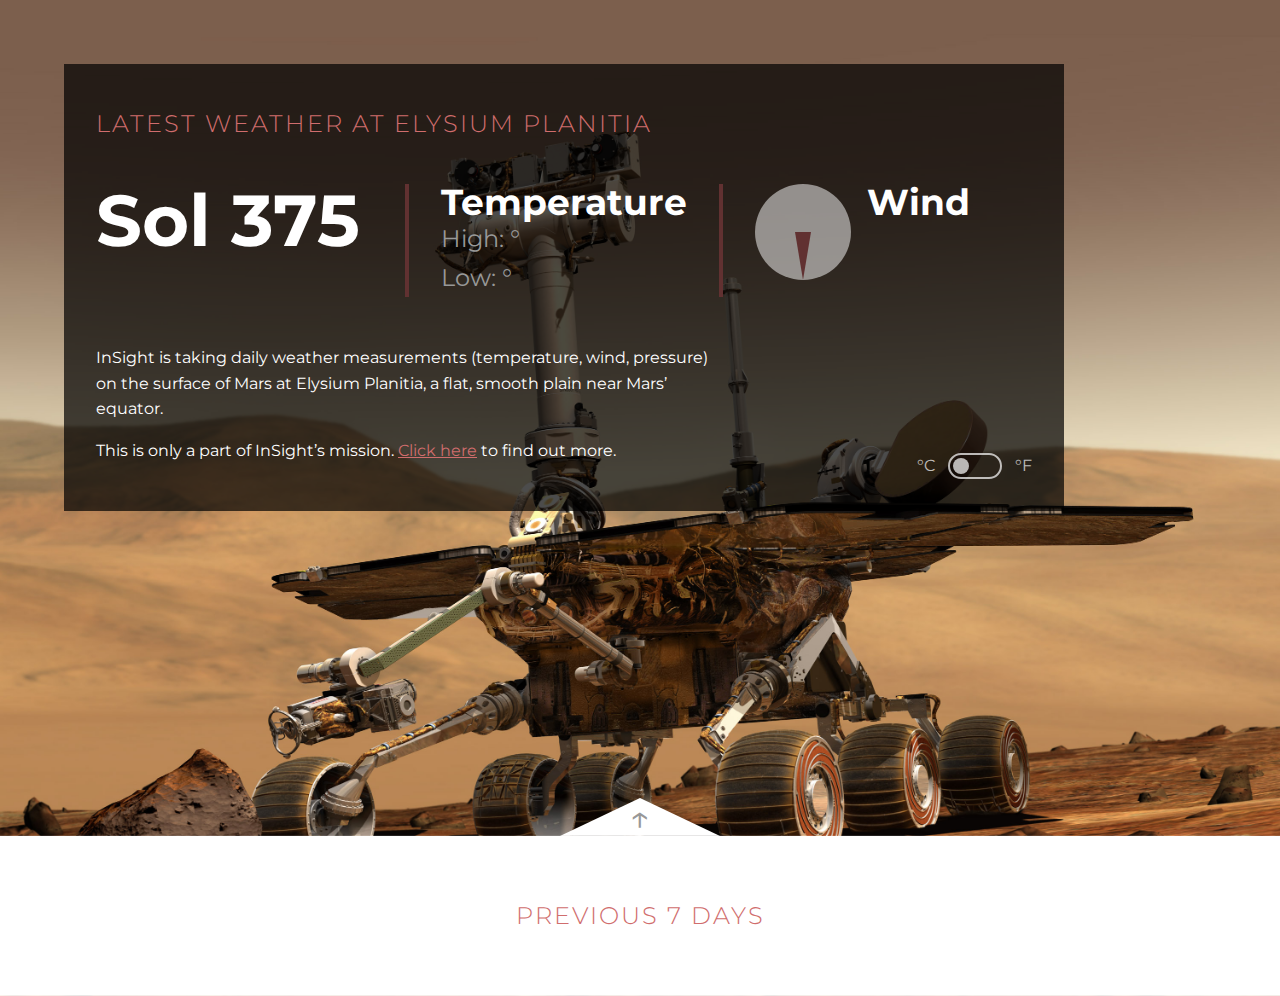
<file: mars_weather/index.html>
<!DOCTYPE html>
<html lang="en">
<head>
  
  <!--  Meta  -->
  <meta charset="UTF-8" />
  <title>Mars weather</title>
  <meta name="viewport" content="width=device-width, initial-scale=1">

  <!-- Google fonts   -->
  <link href="https://fonts.googleapis.com/css?family=Montserrat:300,400,500,700&display=swap" rel="stylesheet">

  <!--  Styles  -->
  <link rel="stylesheet" href="mars_weather.css">

  <!-- Scripts -->
  <script src="mars_weather.js" defer></script>
</head>
<body>
   
   <main class="mars-current-weather">
     <h1 class="main-title">Latest weather at Elysium Planitia</h1>

     <div class="date">
       <h2 class="section-title section-title--date">
         Sol 
         <span data-current-sol>375</span>
        </h2>
       <p class="date__day" data-current-date></p>
     </div>

     <div class="temp">
       <h2 class="section-title">Temperature</h2>
       <p class="reading">
         High:
         <span data-current-temp-high></span>
         °<span data-temp-unit></span>
        </p>
       <p class="reading">
         Low:
         <span data-current-temp-low></span>
         °<span data-temp-unit></span>
        </p>
     </div>

     <div class="wind">
       <h2 class="section-title">Wind</h2>
       <p class="reading">
         <span data-wind-speed></span>
         <span data-speed-unit></span>
        </p>

       <div class="wind__direction">
         <p class="sr-only" data-wind-direction-text></p>

         <!-- update --direction custom prop
              to change arrow direction -->
         <div class="wind__arrow" data-wind-direction-arrow></div>
       </div>
     </div> 

     <div class="info">
      <p>InSight is taking daily weather measurements (temperature, wind, pressure) on the surface of Mars at Elysium Planitia, a flat, smooth plain near Mars’ equator.</p>
      <p>This is only a part of InSight’s mission. <a href="https://mars.nasa.gov/insight/mission/overview/">Click here</a> to find out more.</p>
     </div>

     <div class="unit">
       <label for="cel">°C</label>
       <input type="radio" id="cel" name="unit" checked>
       <!-- when unit__toggle is clicked
            checkbox needs to change -->
       <button class="unit__toggle" data-unit-toggle></button>
       <label for="fah">°F</label>
       <input type="radio" id="fah" name="unit">
     </div> 

   </main>

   <div class="previous-weather">
     <!-- When clicked, toggle '.show-weather'
     to .previous-weather div -->
     <button for="weather-toggle" class="show-previous-weather"><span>&#8593;</span> <span class="sr-only">Show previous weather</span></button>

     <h2 class="main-title previous-weather__title">Previous 7 days</h2> 

     <div class="previous-days" data-previous-sols></div>
   </div>

   <template data-previous-sol-template>
      <div class="previous-day">
        <h3 class="previous-day__sol">
          Sol
          <span data-sol></span>
        </h3>
        <p class="previous-day__date" data-date></p>
        <p class="previous-day__temp">
          High:
          <span data-temp-high></span>
          °<span data-temp-unit></span>
        </p>
        <p class="previous-day__temp">
          Low:
          <span data-temp-low></span>
          °<span data-temp-unit></span>
        </p>
        <button class="previous-day__more-info" data-select-button>more info</button>
      </div>
   </template>
    

  
</body>
</html>
</file>
<file: mars_weather/mars_weather.css>
*,
*::before,
*::after {
  -webkit-box-sizing: border-box;
          box-sizing: border-box;
}

:root {
  --fw-light: 300;
  --fw-normal: 400;
  --fw-semi: 500;
  --fw-bold: 700;
  --fs-h1: 1.25rem;
  --fs-h2: 1.75rem;
  --fs-body: 1rem;
  --fs-xl: 4rem;
  --clr-light: #fff;
  --clr-gray: #989898;
  --clr-dark: #444;
  --clr-accent: #D06D6D;
  --clr-accent-dark: #613131;
}

.sr-only:not(:focus):not(:active) {
  clip: rect(0 0 0 0);
  -webkit-clip-path: inset(50%);
          clip-path: inset(50%);
  height: 1px;
  overflow: hidden;
  position: absolute;
  white-space: nowrap;
  width: 1px;
}

body {
  margin: 0;
  font-family: 'Montserrat', sans-serif;
  line-height: 1.6;
  background-image: url(../images/marsrover2.jpg);
  background-size: cover;
  color: var(--clr-light);
  min-height: 100vh;
}

h1, h2, h3 {
  line-height: 1;
}

a {
  color: var(--clr-accent);
}

a:hover {
  color: var(--clr-accent-dark);
}

.main-title {
  font-size: var(--fs-h1);
  font-weight: var(--fw-light);
  text-transform: uppercase;
  color: var(--clr-accent);
  letter-spacing: 2px;
  grid-column: 1 / -1;
}

.section-title {
  font-size: var(--fs-h2);
  font-weight: var(--fw-bold);
  margin: 0;
}

.section-title--date {
  font-size: var(--fs-xl);
}

.reading {
  font-size: var(--fs-h1);
  margin: 0;
  color: var(--clr-gray);
}

.mars-current-weather {
  background: rgba(0, 0, 0, 0.7);
  padding: 6em 2em 2em;
  max-width: 1000px;
  margin: 1em;
}

.date {
  -ms-grid-column: 1;
  -ms-grid-column-span: 1;
  grid-column: 1 / 2;
}

.date__day {
  font-size: var(--fs-h2);
  margin: 0;
  color: var(--clr-gray);
  font-weight: var(--fw-light);
}

.temp {
  --border: solid .25em var(--clr-accent-dark);
  padding: 2em 0;
}

.wind {
  display: -ms-grid;
  display: grid;
  -webkit-column-gap: 1em;
          column-gap: 1em;
  -ms-grid-columns: min-content 1fr;
      grid-template-columns: -webkit-min-content 1fr;
      grid-template-columns: min-content 1fr;
  -ms-grid-rows: min-content 1fr;
      grid-template-rows: -webkit-min-content 1fr;
      grid-template-rows: min-content 1fr;
  -ms-grid-row-align: start;
      align-self: start;
}

.wind .section-title,
.wind .reading {
  -ms-grid-column: 1;
  -ms-grid-column-span: 1;
  grid-column: 1 / 2;
}

.wind__direction {
  --size: 4rem;
  width: var(--size);
  height: var(--size);
  border-radius: 50%;
  background-color: rgba(255, 255, 255, 0.5);
  display: -ms-grid;
  display: grid;
  place-items: center;
  -ms-grid-column: 2;
  -ms-grid-column-span: 1;
  grid-column: 2 / 3;
  -ms-grid-row: 1;
  -ms-grid-row-span: 2;
  grid-row: 1 / span 2;
}

.wind__arrow {
  /* update Custom Props in JS
        to update the direction */
  --direction: 180deg;
  --size: .75rem;
  height: calc(var(--size) * 3);
  width: var(--size);
  background: var(--clr-accent-dark);
  -webkit-clip-path: polygon(50% 0, 0% 100%, 100% 100%);
          clip-path: polygon(50% 0, 0% 100%, 100% 100%);
  -webkit-transform: translateY(-50%) rotate(var(--direction));
          transform: translateY(-50%) rotate(var(--direction));
  -webkit-transform-origin: bottom center;
          transform-origin: bottom center;
  -webkit-transition: -webkit-transform 500ms ease;
  transition: -webkit-transform 500ms ease;
  transition: transform 500ms ease;
  transition: transform 500ms ease, -webkit-transform 500ms ease;
}

.unit {
  -ms-grid-column: 3;
  -ms-grid-column-span: 1;
  grid-column: 3 / 4;
  place-self: end;
  color: var(--clr-light);
  display: -webkit-box;
  display: -ms-flexbox;
  display: flex;
  opacity: .7;
  -webkit-transition: opacity 275ms linear;
  transition: opacity 275ms linear;
}

@media (max-width: 900px) {
  .unit {
    position: absolute;
    left: 3em;
    top: 3em;
  }
}

.unit:hover {
  opacity: 1;
}

.unit label {
  cursor: pointer;
}

.unit input {
  clip: rect(0 0 0 0);
  -webkit-clip-path: inset(50%);
          clip-path: inset(50%);
  height: 1px;
  overflow: hidden;
  position: absolute;
  white-space: nowrap;
  width: 1px;
}

.unit__toggle {
  cursor: pointer;
  width: 4em;
  border: 2px solid var(--clr-light);
  background: transparent;
  padding: 0;
  border-radius: 100vmax;
  margin: 0 1em;
}

.unit__toggle::after {
  content: '';
  display: block;
  background: var(--clr-light);
  border-radius: 50%;
  height: 1rem;
  margin: 3px;
  margin-left: auto;
  width: 1rem;
}

:checked ~ .unit__toggle::after {
  margin-left: 3px;
}

.previous-weather {
  background: var(--clr-light);
  color: var(--clr-dark);
  position: absolute;
  bottom: 0;
  width: 100%;
  -webkit-transform: translateY(60%);
          transform: translateY(60%);
  -webkit-transition: -webkit-transform 350ms ease;
  transition: -webkit-transform 350ms ease;
  transition: transform 350ms ease;
  transition: transform 350ms ease, -webkit-transform 350ms ease;
  padding: 3rem;
}

.show-previous-weather {
  position: absolute;
  background: var(--clr-light);
  left: 50%;
  width: 10rem;
  -webkit-transform: translate(-50%, calc(-100% - 3rem));
          transform: translate(-50%, calc(-100% - 3rem));
  text-align: center;
  font-size: var(--fs-h2);
  line-height: 1;
  -webkit-clip-path: polygon(50% 0, 0 100%, 100% 100%);
          clip-path: polygon(50% 0, 0 100%, 100% 100%);
  cursor: pointer;
  color: var(--clr-gray);
  border: 0;
  font-family: inherit;
}

.show-previous-weather:hover, .show-previous-weather:focus {
  color: var(--clr-dark);
}

.show-previous-weather span {
  display: block;
  -webkit-transform: rotate(0);
          transform: rotate(0);
  -webkit-transition: -webkit-transform 300ms ease;
  transition: -webkit-transform 300ms ease;
  transition: transform 300ms ease;
  transition: transform 300ms ease, -webkit-transform 300ms ease;
}

.previous-days {
  display: -webkit-box;
  display: -ms-flexbox;
  display: flex;
  -webkit-box-pack: justify;
      -ms-flex-pack: justify;
          justify-content: space-between;
}

.previous-weather__title {
  text-align: center;
}

.previous-day {
  opacity: 0;
}

.previous-day > * {
  margin: 0;
}

.previous-day__date {
  font-size: .9rem;
  color: var(--clr-gray);
}

.previous-day__more-info {
  cursor: pointer;
  border: 0;
  border-radius: 100vmax;
  background: var(--clr-dark);
  color: var(--clr-light);
  text-transform: uppercase;
  padding: .3em 1em;
  margin-top: 1em;
}

.previous-day__more-info:hover {
  background: var(--clr-gray);
}

.show-weather.previous-weather {
  -webkit-transform: translateY(0);
          transform: translateY(0);
}

.show-weather.previous-weather .show-previous-weather span {
  display: block;
  -webkit-transform: rotate(180deg) translateY(-6px);
          transform: rotate(180deg) translateY(-6px);
}

.show-weather.previous-weather .previous-weather__title,
.show-weather.previous-weather .previous-day {
  -webkit-animation: slideUpIn 750ms forwards;
          animation: slideUpIn 750ms forwards;
}

.show-weather.previous-weather .previous-weather__title {
  text-align: left;
}

.show-weather.previous-weather .previous-day:nth-child(1) {
  -webkit-animation-delay: 100ms;
          animation-delay: 100ms;
}

.show-weather.previous-weather .previous-day:nth-child(2) {
  -webkit-animation-delay: 125ms;
          animation-delay: 125ms;
}

.show-weather.previous-weather .previous-day:nth-child(3) {
  -webkit-animation-delay: 150ms;
          animation-delay: 150ms;
}

.show-weather.previous-weather .previous-day:nth-child(4) {
  -webkit-animation-delay: 175ms;
          animation-delay: 175ms;
}

.show-weather.previous-weather .previous-day:nth-child(5) {
  -webkit-animation-delay: 200ms;
          animation-delay: 200ms;
}

.show-weather.previous-weather .previous-day:nth-child(6) {
  -webkit-animation-delay: 225ms;
          animation-delay: 225ms;
}

.show-weather.previous-weather .previous-day:nth-child(7) {
  -webkit-animation-delay: 300ms;
          animation-delay: 300ms;
}

@-webkit-keyframes slideUpIn {
  0% {
    opacity: 0;
    -webkit-transform: translateY(50%);
            transform: translateY(50%);
  }
  100% {
    opacity: 1;
    -webkit-transform: translateY(0);
            transform: translateY(0);
  }
}

@keyframes slideUpIn {
  0% {
    opacity: 0;
    -webkit-transform: translateY(50%);
            transform: translateY(50%);
  }
  100% {
    opacity: 1;
    -webkit-transform: translateY(0);
            transform: translateY(0);
  }
}

@media (min-width: 600px) {
  .mars-current-weather {
    display: -ms-grid;
    display: grid;
    row-gap: 2em;
    -ms-grid-columns: (1fr)[2];
        grid-template-columns: repeat(2, 1fr);
  }
  .date {
    grid-column: 1 / -1;
  }
  .temp {
    -ms-grid-column: 1;
    -ms-grid-column-span: 1;
    grid-column: 1 / 2;
    padding: 0;
  }
  .wind {
    -ms-grid-column: 2;
    -ms-grid-column-span: 1;
    grid-column: 2 / 3;
  }
}

@media (min-width: 900px) {
  :root {
    --fs-h1: 1.5rem;
    --fs-h2: 2.25rem;
    --fs-body: 1rem;
    --fs-xl: 4.5rem;
  }
  body {
    height: 100vh;
    overflow: hidden;
  }
  .date {
    -ms-grid-column: 1;
    -ms-grid-column-span: 1;
    grid-column: 1 / 2;
  }
  .mars-current-weather {
    padding: 2em;
    margin: 4em 4em 0 4em;
    -ms-grid-columns: (1fr)[3];
        grid-template-columns: repeat(3, 1fr);
    grid-gap: 2em;
  }
  .temp {
    -ms-grid-column: 2;
    -ms-grid-column-span: 1;
    grid-column: 2 / 3;
    border-left: var(--border);
    border-right: var(--border);
    padding: 0 2em;
  }
  .wind {
    -ms-grid-column: 3;
    -ms-grid-column-span: 1;
    grid-column: 3 / 4;
  }
  .wind .section-title,
  .wind .reading {
    -ms-grid-column: 2;
    -ms-grid-column-span: 1;
    grid-column: 2 / 3;
  }
  .wind__direction {
    --size: 6rem;
    -ms-grid-column: 1;
    -ms-grid-column-span: 1;
    grid-column: 1 / 2;
    -ms-grid-row: 1;
    -ms-grid-row-span: 2;
    grid-row: 1 / span 2;
  }
  .wind__arrow {
    --size: 1rem;
  }
  .info {
    -ms-grid-column: 1;
    -ms-grid-column-span: 2;
    grid-column: 1 / 3;
  }
}
</file>
